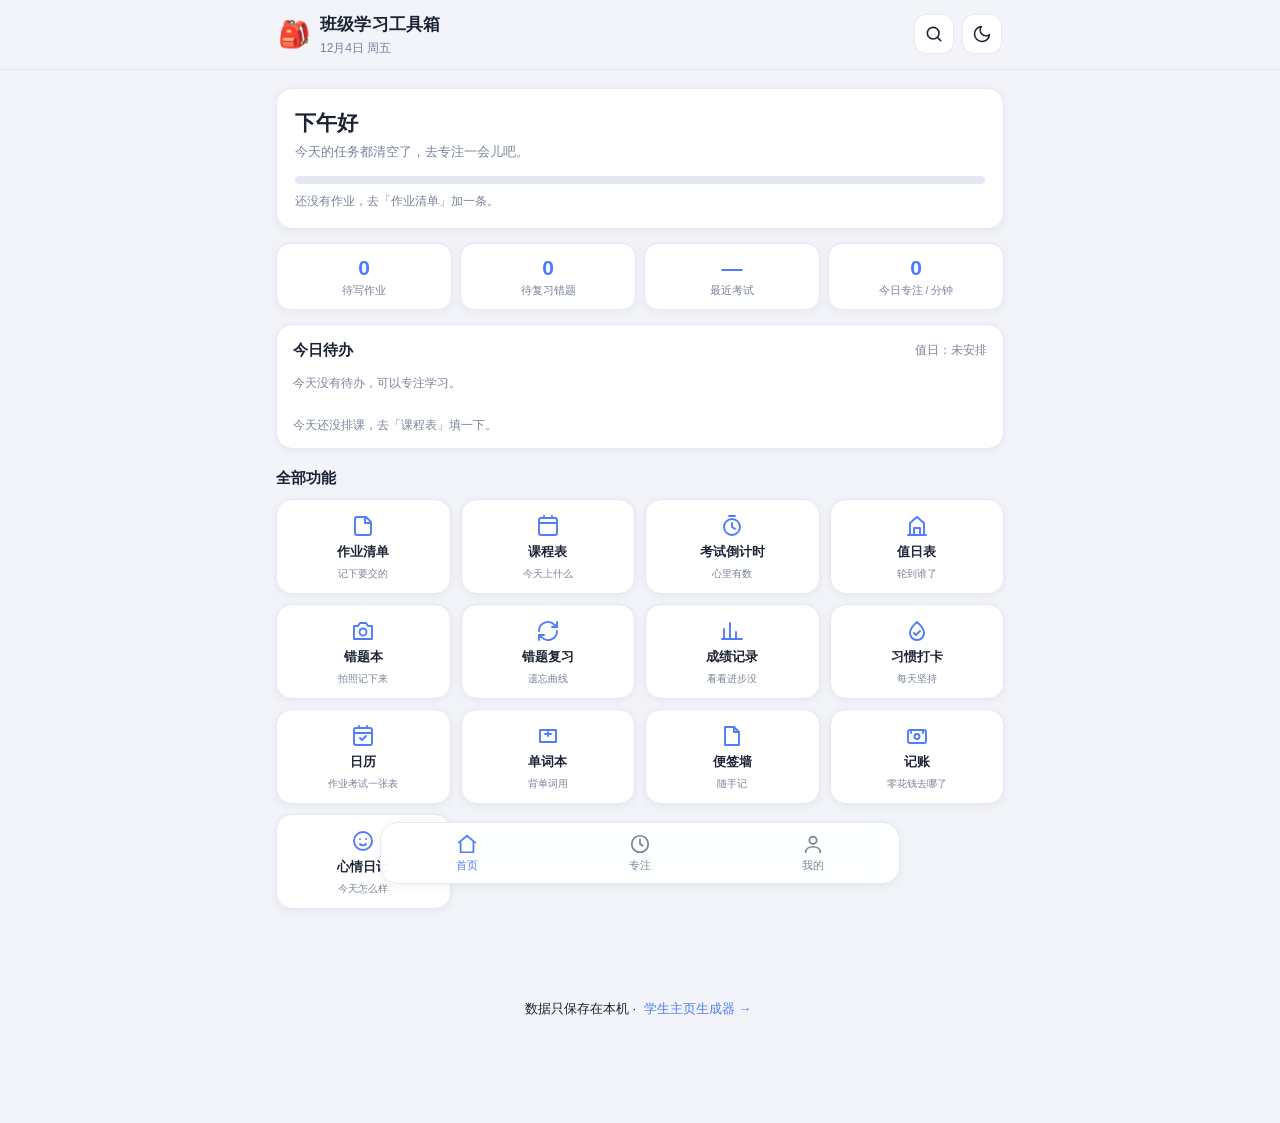
<file: index.html>
<!DOCTYPE html>
<html lang="zh-CN">
<head>
<meta charset="UTF-8">
<meta name="viewport" content="width=device-width, initial-scale=1.0, viewport-fit=cover">
<meta name="theme-color" content="#4f7cff">
<meta name="description" content="班级学习工具箱：作业、课程表、考试倒计时、值日、错题复习、番茄钟、成绩记录、习惯打卡，数据只存在本机。">
<title>班级学习工具箱</title>
<link rel="icon" href="data:image/svg+xml,<svg xmlns='http://www.w3.org/2000/svg' viewBox='0 0 100 100'><text y='.9em' font-size='90'>🎒</text></svg>">
<link rel="manifest" href="manifest.json">
<link rel="stylesheet" href="style.css?v=5">
</head>
<body>

<header class="topbar">
  <div class="topbar-inner">
    <button class="icon-btn back-btn" id="backBtn" type="button" aria-label="返回首页" hidden>
      <svg viewBox="0 0 24 24" aria-hidden="true"><path d="M15 18l-6-6 6-6"/></svg>
    </button>
    <div class="brand">
      <span class="brand-logo">🎒</span>
      <div>
        <h1 id="viewTitle">班级学习工具箱</h1>
        <p class="brand-sub" id="todayText">今天</p>
      </div>
    </div>
    <div class="topbar-actions">
      <button class="icon-btn" id="searchBtn" type="button" aria-label="搜索">
        <svg viewBox="0 0 24 24" aria-hidden="true"><circle cx="11" cy="11" r="7"/><path d="m20 20-3.5-3.5"/></svg>
      </button>
      <button class="icon-btn" id="themeBtn" type="button" aria-label="切换深色模式">
        <svg viewBox="0 0 24 24" aria-hidden="true"><path d="M21 12.8A9 9 0 1 1 11.2 3a7 7 0 0 0 9.8 9.8Z"/></svg>
      </button>
    </div>
  </div>
</header>

<!-- 全局搜索弹层 -->
<div class="search-overlay" id="searchOverlay" hidden>
  <div class="search-box card">
    <input class="input" id="searchInput" placeholder="搜索作业、错题、单词、便签、账目…" maxlength="40">
    <button class="icon-btn" id="searchClose" type="button" aria-label="关闭">
      <svg viewBox="0 0 24 24" aria-hidden="true"><path d="M18 6 6 18"/><path d="m6 6 12 12"/></svg>
    </button>
  </div>
  <div class="search-results" id="searchResults"></div>
</div>

<main class="wrap">

  <!-- ========== 首页 ========== -->
  <section class="view" id="view-home">
    <div class="card hero">
      <p class="hero-hi" id="heroHi">你好</p>
      <p class="hero-sub" id="heroTip">今天也要加油。</p>
      <div class="hero-progress"><span id="heroProgressBar"></span></div>
      <p class="hero-progress-text" id="heroProgressText"></p>
    </div>

    <div class="stat-grid">
      <button class="stat-card" data-go="homework" type="button">
        <span class="stat-num" id="statHw">0</span>
        <span class="stat-label">待写作业</span>
      </button>
      <button class="stat-card" data-go="review" type="button">
        <span class="stat-num" id="statReview">0</span>
        <span class="stat-label">待复习错题</span>
      </button>
      <button class="stat-card" data-go="exam" type="button">
        <span class="stat-num" id="statExam">—</span>
        <span class="stat-label" id="statExamLabel">最近考试</span>
      </button>
      <button class="stat-card" data-go="focus" type="button">
        <span class="stat-num" id="statFocus">0</span>
        <span class="stat-label">今日专注 / 分钟</span>
      </button>
    </div>

    <div class="card today-card">
      <div class="card-head">
        <h3>今日待办</h3>
        <span class="muted" id="todayDuty">值日：未安排</span>
      </div>
      <div class="today-list" id="todayList"></div>
      <div class="today-classes" id="todayClasses"></div>
    </div>

    <h3 class="section-title">全部功能</h3>
    <div class="feature-grid">
      <button class="feature" data-go="homework" type="button">
        <svg viewBox="0 0 24 24" aria-hidden="true"><path d="M4 5a2 2 0 0 1 2-2h9l5 5v11a2 2 0 0 1-2 2H6a2 2 0 0 1-2-2Z"/><path d="M14 3v6h6"/></svg>
        <span>作业清单</span><em>记下要交的</em>
      </button>
      <button class="feature" data-go="schedule" type="button">
        <svg viewBox="0 0 24 24" aria-hidden="true"><rect x="3" y="4" width="18" height="17" rx="2"/><path d="M3 9h18M8 4V2m8 2V2"/></svg>
        <span>课程表</span><em>今天上什么</em>
      </button>
      <button class="feature" data-go="exam" type="button">
        <svg viewBox="0 0 24 24" aria-hidden="true"><circle cx="12" cy="13" r="8"/><path d="M12 9v4l3 2"/><path d="M9 2h6"/></svg>
        <span>考试倒计时</span><em>心里有数</em>
      </button>
      <button class="feature" data-go="duty" type="button">
        <svg viewBox="0 0 24 24" aria-hidden="true"><path d="M3 21h18"/><path d="M5 21V9l7-6 7 6v12"/><path d="M9 21v-7h6v7"/></svg>
        <span>值日表</span><em>轮到谁了</em>
      </button>
      <button class="feature" data-go="mistake" type="button">
        <svg viewBox="0 0 24 24" aria-hidden="true"><path d="M3 7h4l2-3h6l2 3h4v13H3Z"/><circle cx="12" cy="13" r="3.5"/></svg>
        <span>错题本</span><em>拍照记下来</em>
      </button>
      <button class="feature" data-go="review" type="button">
        <svg viewBox="0 0 24 24" aria-hidden="true"><path d="M3 12a9 9 0 0 1 15.5-6.2L21 8"/><path d="M21 3v5h-5"/><path d="M21 12a9 9 0 0 1-15.5 6.2L3 16"/><path d="M3 21v-5h5"/></svg>
        <span>错题复习</span><em>遗忘曲线</em>
      </button>
      <button class="feature" data-go="grades" type="button">
        <svg viewBox="0 0 24 24" aria-hidden="true"><path d="M4 20V10m6 10V4m6 16v-7"/><path d="M2 20h20"/></svg>
        <span>成绩记录</span><em>看看进步没</em>
      </button>
      <button class="feature" data-go="habit" type="button">
        <svg viewBox="0 0 24 24" aria-hidden="true"><path d="M12 21c-4 0-7-3-7-7 0-5 7-11 7-11s7 6 7 11c0 4-3 7-7 7Z"/><path d="M9 14l2 2 4-4"/></svg>
        <span>习惯打卡</span><em>每天坚持</em>
      </button>
      <button class="feature" data-go="calendar" type="button">
        <svg viewBox="0 0 24 24" aria-hidden="true"><rect x="3" y="4" width="18" height="17" rx="2"/><path d="M3 9h18M8 4V2m8 2V2"/><path d="m9 14 2 2 4-4"/></svg>
        <span>日历</span><em>作业考试一张表</em>
      </button>
      <button class="feature" data-go="words" type="button">
        <svg viewBox="0 0 24 24" aria-hidden="true"><path d="M4 6h16v12H4z"/><path d="M9 10h6m-3-2v4"/></svg>
        <span>单词本</span><em>背单词用</em>
      </button>
      <button class="feature" data-go="notes" type="button">
        <svg viewBox="0 0 24 24" aria-hidden="true"><path d="M5 3h9l5 5v13H5z"/><path d="M14 3v5h5"/></svg>
        <span>便签墙</span><em>随手记</em>
      </button>
      <button class="feature" data-go="money" type="button">
        <svg viewBox="0 0 24 24" aria-hidden="true"><rect x="3" y="6" width="18" height="13" rx="2"/><circle cx="12" cy="12.5" r="2.5"/><path d="M6 9V7m12 2V7"/></svg>
        <span>记账</span><em>零花钱去哪了</em>
      </button>
      <button class="feature" data-go="mood" type="button">
        <svg viewBox="0 0 24 24" aria-hidden="true"><circle cx="12" cy="12" r="9"/><path d="M9 10h.01M15 10h.01M9 15a4 4 0 0 0 6 0"/></svg>
        <span>心情日记</span><em>今天怎么样</em>
      </button>
    </div>
  </section>

  <!-- ========== 作业 ========== -->
  <section class="view" id="view-homework" hidden>
    <div class="panel-head">
      <h2>作业清单</h2>
      <p class="panel-desc">记下要交的作业，做完划掉。</p>
    </div>

    <form class="card form" id="hwForm" autocomplete="off">
      <div class="row">
        <input class="input" id="hwSubject" list="subjectList" placeholder="科目（数学）" maxlength="12">
        <input class="input grow" id="hwTitle" placeholder="作业内容，如：练习册 P32" maxlength="60" required>
      </div>
      <div class="row">
        <input class="input" id="hwDue" type="date" aria-label="截止日期">
        <button class="btn primary" type="submit">添加作业</button>
      </div>
      <datalist id="subjectList">
        <option>语文</option><option>数学</option><option>英语</option>
        <option>物理</option><option>化学</option><option>生物</option>
        <option>历史</option><option>地理</option><option>道法</option><option>其他</option>
      </datalist>
    </form>

    <div class="stats" id="hwStats"></div>
    <div class="hw-progress" id="hwProgress" hidden><span id="hwProgressBar"></span></div>
    <ul class="list" id="hwList"></ul>
    <div class="empty" id="hwEmpty" hidden>
      <span class="empty-emoji">📚</span>
      <p>还没有作业，先加一条吧。</p>
    </div>
  </section>

  <!-- ========== 课程表 ========== -->
  <section class="view" id="view-schedule" hidden>
    <div class="panel-head">
      <h2>课程表</h2>
      <p class="panel-desc">选星期几，按顺序填课，自动保存。</p>
    </div>
    <div class="week-switch" id="scheduleWeek"></div>
    <div class="schedule-day" id="scheduleDay"></div>
    <button class="btn add-line" id="scheduleAdd" type="button">+ 加一节课</button>
    <p class="hint">今天会上：<strong id="scheduleTodayText">—</strong></p>
  </section>

  <!-- ========== 值日 ========== -->
  <section class="view" id="view-duty" hidden>
    <div class="panel-head">
      <h2>值日表</h2>
      <p class="panel-desc">点一下就能改，谁值日一目了然。</p>
    </div>
    <div class="duty-grid" id="dutyGrid"></div>
    <p class="hint">今日值日：<strong id="dutyToday">未安排</strong></p>
  </section>

  <!-- ========== 考试 ========== -->
  <section class="view" id="view-exam" hidden>
    <div class="panel-head">
      <h2>考试倒计时</h2>
      <p class="panel-desc">离考试还有几天，心里有个数。</p>
    </div>

    <form class="card form" id="examForm" autocomplete="off">
      <div class="row">
        <input class="input grow" id="examName" placeholder="考试名称，如：期中数学" maxlength="30" required>
        <input class="input" id="examDate" type="date" required aria-label="考试日期">
        <button class="btn primary" type="submit">添加</button>
      </div>
    </form>

    <div class="exam-list" id="examList"></div>
    <div class="empty" id="examEmpty" hidden>
      <span class="empty-emoji">⏳</span>
      <p>还没有考试安排。</p>
    </div>
  </section>

  <!-- ========== 错题 ========== -->
  <section class="view" id="view-mistake" hidden>
    <div class="panel-head">
      <h2>错题本</h2>
      <p class="panel-desc">拍下题目，写上错因，考前翻一翻。</p>
    </div>

    <form class="card form" id="mistakeForm" autocomplete="off">
      <label class="upload" id="uploadBox">
        <input type="file" id="mistakeFile" accept="image/*" hidden>
        <img id="mistakePreview" alt="预览" hidden>
        <span class="upload-tip" id="uploadTip">📷 选择题目照片</span>
      </label>
      <div class="row">
        <input class="input" id="mistakeSubject" list="subjectList" placeholder="科目" maxlength="12">
        <input class="input grow" id="mistakeNote" placeholder="错因 / 正确思路" maxlength="80">
      </div>
      <button class="btn primary" type="submit" id="mistakeSubmit">保存错题</button>
    </form>

    <div class="mistake-grid" id="mistakeGrid"></div>
    <div class="empty" id="mistakeEmpty" hidden>
      <span class="empty-emoji">📝</span>
      <p>错题本还是空的。</p>
    </div>
  </section>

  <!-- ========== 复习 ========== -->
  <section class="view" id="view-review" hidden>
    <div class="panel-head">
      <h2>错题复习</h2>
      <p class="panel-desc">按遗忘曲线提醒，复习一次就往后推几天。</p>
    </div>

    <div class="stats" id="reviewStats"></div>
    <div class="review-stage" id="reviewStage"></div>

    <div class="review-done" id="reviewDone" hidden>
      <span class="empty-emoji">🎉</span>
      <h3>今天的错题复习完了</h3>
      <p id="reviewDoneText">明天再来。</p>
    </div>

    <div class="empty" id="reviewEmpty" hidden>
      <span class="empty-emoji">🌱</span>
      <p>还没有错题。先去「错题本」记一道。</p>
    </div>
  </section>

  <!-- ========== 专注 ========== -->
  <section class="view" id="view-focus" hidden>
    <div class="panel-head">
      <h2>专注计时</h2>
      <p class="panel-desc">定个时间，专心做完一件事。</p>
    </div>

    <div class="card focus-card">
      <div class="focus-modes" id="focusModes">
        <button type="button" data-min="15">15 分钟</button>
        <button type="button" data-min="25" class="active">25 分钟</button>
        <button type="button" data-min="45">45 分钟</button>
      </div>

      <div class="focus-ring">
        <svg viewBox="0 0 200 200" aria-hidden="true">
          <circle class="ring-bg" cx="100" cy="100" r="86"/>
          <circle class="ring-fg" id="ringFg" cx="100" cy="100" r="86"/>
        </svg>
        <div class="focus-time">
          <span id="focusTime">25:00</span>
          <em id="focusState">准备开始</em>
        </div>
      </div>

      <div class="focus-actions">
        <button class="btn primary" id="focusToggle" type="button">开始专注</button>
        <button class="btn ghost" id="focusReset" type="button">重置</button>
      </div>
    </div>

    <div class="stats" id="focusStats"></div>
    <ul class="list" id="focusLog"></ul>
  </section>

  <!-- ========== 成绩 ========== -->
  <section class="view" id="view-grades" hidden>
    <div class="panel-head">
      <h2>成绩记录</h2>
      <p class="panel-desc">每次考试记一笔，看看自己是不是在进步。</p>
    </div>

    <form class="card form" id="gradeForm" autocomplete="off">
      <div class="row">
        <input class="input" id="gradeSubject" list="subjectList" placeholder="科目" maxlength="12" required>
        <input class="input grow" id="gradeName" placeholder="考试名称，如：期中" maxlength="20" required>
      </div>
      <div class="row">
        <input class="input" id="gradeScore" type="number" min="0" step="0.5" placeholder="得分" required>
        <input class="input" id="gradeFull" type="number" min="1" step="1" placeholder="满分" value="100" required>
        <input class="input" id="gradeDate" type="date" required aria-label="考试日期">
        <button class="btn primary" type="submit">添加</button>
      </div>
    </form>

    <div class="stats" id="gradeStats"></div>
    <div class="card chart-card" id="chartCard" hidden>
      <h3>得分率走势</h3>
      <canvas id="gradeChart" height="180"></canvas>
    </div>
    <ul class="list" id="gradeList"></ul>
    <div class="empty" id="gradeEmpty" hidden>
      <span class="empty-emoji">📈</span>
      <p>还没有成绩记录。</p>
    </div>
  </section>

  <!-- ========== 打卡 ========== -->
  <section class="view" id="view-habit" hidden>
    <div class="panel-head">
      <h2>习惯打卡</h2>
      <p class="panel-desc">背单词、阅读、运动，每天坚持一点点。</p>
    </div>

    <form class="card form" id="habitForm" autocomplete="off">
      <div class="row">
        <input class="input grow" id="habitName" placeholder="比如：背 20 个单词" maxlength="20" required>
        <button class="btn primary" type="submit">添加</button>
      </div>
    </form>

    <ul class="list" id="habitList"></ul>
    <div class="empty" id="habitEmpty" hidden>
      <span class="empty-emoji">🌱</span>
      <p>先添加一个想坚持的习惯。</p>
    </div>
  </section>

  <!-- ========== 设置 ========== -->
  <section class="view" id="view-settings" hidden>
    <div class="panel-head">
      <h2>我的</h2>
      <p class="panel-desc">数据都在你自己的浏览器里，记得定期备份。</p>
    </div>

    <div class="card settings-card">
      <h3>数据备份</h3>
      <p class="muted">导出成一个文件，换手机或清缓存前用得上。</p>
      <div class="row">
        <button class="btn primary" id="exportData" type="button">导出全部数据</button>
        <label class="btn ghost file-btn">
          导入备份
          <input type="file" id="importData" accept="application/json,.json" hidden>
        </label>
      </div>
    </div>

    <div class="card settings-card">
      <h3>更多</h3>
      <a class="settings-link" href="home/">学生主页生成器 →</a>
      <p class="muted">版本 v5 · 纯静态网页，无需注册，离线可用。</p>
    </div>

    <div class="card settings-card danger-zone">
      <h3>清空数据</h3>
      <p class="muted">删掉本机上的全部记录，不可恢复。</p>
      <button class="btn danger" id="wipeData" type="button">全部清空</button>
    </div>
  </section>

  <!-- ========== 日历 ========== -->
  <section class="view" id="view-calendar" hidden>
    <div class="panel-head">
      <h2>日历</h2>
      <p class="panel-desc">作业、考试、值日，一张日历看全。</p>
    </div>

    <div class="cal-nav">
      <button class="icon-btn" id="calPrev" type="button" aria-label="上个月">
        <svg viewBox="0 0 24 24" aria-hidden="true"><path d="M15 18l-6-6 6-6"/></svg>
      </button>
      <span class="cal-title" id="calTitle">—</span>
      <button class="icon-btn" id="calNext" type="button" aria-label="下个月">
        <svg viewBox="0 0 24 24" aria-hidden="true"><path d="M9 18l6-6-6-6"/></svg>
      </button>
    </div>

    <div class="cal-weekdays">
      <span>一</span><span>二</span><span>三</span><span>四</span><span>五</span><span>六</span><span>日</span>
    </div>
    <div class="cal-grid" id="calGrid"></div>

    <div class="cal-detail card" id="calDetail" hidden>
      <div class="card-head"><h3 id="calDetailTitle">—</h3></div>
      <div class="cal-detail-body" id="calDetailBody"></div>
    </div>
  </section>

  <!-- ========== 单词本 ========== -->
  <section class="view" id="view-words" hidden>
    <div class="panel-head">
      <h2>单词本</h2>
      <p class="panel-desc">记下要背的单词，复习模式翻卡片。</p>
    </div>

    <form class="card form" id="wordForm" autocomplete="off">
      <div class="row">
        <input class="input grow" id="wordTerm" placeholder="单词" maxlength="30" required>
        <input class="input grow" id="wordDef" placeholder="释义" maxlength="60" required>
        <button class="btn primary" type="submit">添加</button>
      </div>
    </form>

    <div class="stats" id="wordStats"></div>

    <div class="word-review card" id="wordReview" hidden>
      <p class="word-card-term" id="wordReviewTerm">—</p>
      <p class="word-card-def" id="wordReviewDef" hidden>—</p>
      <div class="review-actions">
        <button class="btn ghost" id="wordShow" type="button">看答案</button>
        <button class="btn primary" id="wordKnow" type="button">记住了</button>
      </div>
      <p class="hint" id="wordReviewCount">—</p>
    </div>

    <ul class="list" id="wordList"></ul>
    <div class="empty" id="wordEmpty" hidden>
      <span class="empty-emoji">🔤</span>
      <p>还没有单词，先加几个。</p>
    </div>
  </section>

  <!-- ========== 便签墙 ========== -->
  <section class="view" id="view-notes" hidden>
    <div class="panel-head">
      <h2>便签墙</h2>
      <p class="panel-desc">想到什么随手记。</p>
    </div>

    <form class="card form" id="noteForm" autocomplete="off">
      <div class="row">
        <input class="input grow" id="noteTitle" placeholder="标题（可选）" maxlength="20">
        <input class="input" id="noteColor" type="color" value="#ffe08a" aria-label="颜色">
      </div>
      <textarea class="input" id="noteBody" rows="2" placeholder="写点什么……" maxlength="200"></textarea>
      <button class="btn primary" type="submit">添加便签</button>
    </form>

    <div class="note-wall" id="noteWall"></div>
    <div class="empty" id="noteEmpty" hidden>
      <span class="empty-emoji">📝</span>
      <p>便签墙是空的。</p>
    </div>
  </section>

  <!-- ========== 记账 ========== -->
  <section class="view" id="view-money" hidden>
    <div class="panel-head">
      <h2>记账</h2>
      <p class="panel-desc">零花钱去哪了，记一笔就知道。</p>
    </div>

    <div class="money-summary">
      <div class="money-card income">
        <span>本月收入</span>
        <b id="moneyIncome">0</b>
      </div>
      <div class="money-card expense">
        <span>本月支出</span>
        <b id="moneyExpense">0</b>
      </div>
      <div class="money-card balance">
        <span>结余</span>
        <b id="moneyBalance">0</b>
      </div>
    </div>

    <form class="card form" id="moneyForm" autocomplete="off">
      <div class="row">
        <div class="money-type">
          <label><input type="radio" name="moneyType" value="expense" checked> 支出</label>
          <label><input type="radio" name="moneyType" value="income"> 收入</label>
        </div>
        <input class="input" id="moneyAmount" type="number" step="0.01" placeholder="金额" required>
        <input class="input grow" id="moneyNote" placeholder="备注，如：买文具" maxlength="16">
      </div>
      <div class="row">
        <input class="input" id="moneyDate" type="date" required aria-label="日期">
        <button class="btn primary" type="submit">记一笔</button>
      </div>
    </form>

    <ul class="list" id="moneyList"></ul>
    <div class="empty" id="moneyEmpty" hidden>
      <span class="empty-emoji">💰</span>
      <p>还没有账目。</p>
    </div>
  </section>

  <!-- ========== 心情日记 ========== -->
  <section class="view" id="view-mood" hidden>
    <div class="panel-head">
      <h2>心情日记</h2>
      <p class="panel-desc">每天一句话，记下今天的心情。</p>
    </div>

    <div class="mood-today card">
      <p class="muted" id="moodTodayLabel">今天</p>
      <div class="mood-emojis" id="moodEmojis"></div>
      <textarea class="input" id="moodText" rows="2" placeholder="今天发生了什么……" maxlength="120"></textarea>
      <button class="btn primary" id="moodSave" type="button">保存今天的心情</button>
    </div>

    <div class="mood-stats" id="moodStats"></div>

    <ul class="list" id="moodList"></ul>
    <div class="empty" id="moodEmpty" hidden>
      <span class="empty-emoji">💭</span>
      <p>还没有写过心情日记。</p>
    </div>
  </section>

</main>

<nav class="tabbar" aria-label="主导航">
  <button class="tab active" data-tab="home" type="button">
    <svg viewBox="0 0 24 24" aria-hidden="true"><path d="M3 10.5 12 3l9 7.5"/><path d="M5 10v11h14V10"/></svg>
    <span>首页</span>
  </button>
  <button class="tab" data-tab="focus" type="button">
    <svg viewBox="0 0 24 24" aria-hidden="true"><circle cx="12" cy="12" r="9"/><path d="M12 7v5l3 2"/></svg>
    <span>专注</span>
  </button>
  <button class="tab" data-tab="settings" type="button">
    <svg viewBox="0 0 24 24" aria-hidden="true"><circle cx="12" cy="8" r="4"/><path d="M4 21c0-4 4-6 8-6s8 2 8 6"/></svg>
    <span>我的</span>
  </button>
</nav>

<footer class="site-foot">
  数据只保存在本机 · <a href="home/">学生主页生成器 →</a>
</footer>

<div class="toast" id="toast" role="status" aria-live="polite"></div>

<script src="app.js?v=5" defer></script>
</body>
</html>
</file>
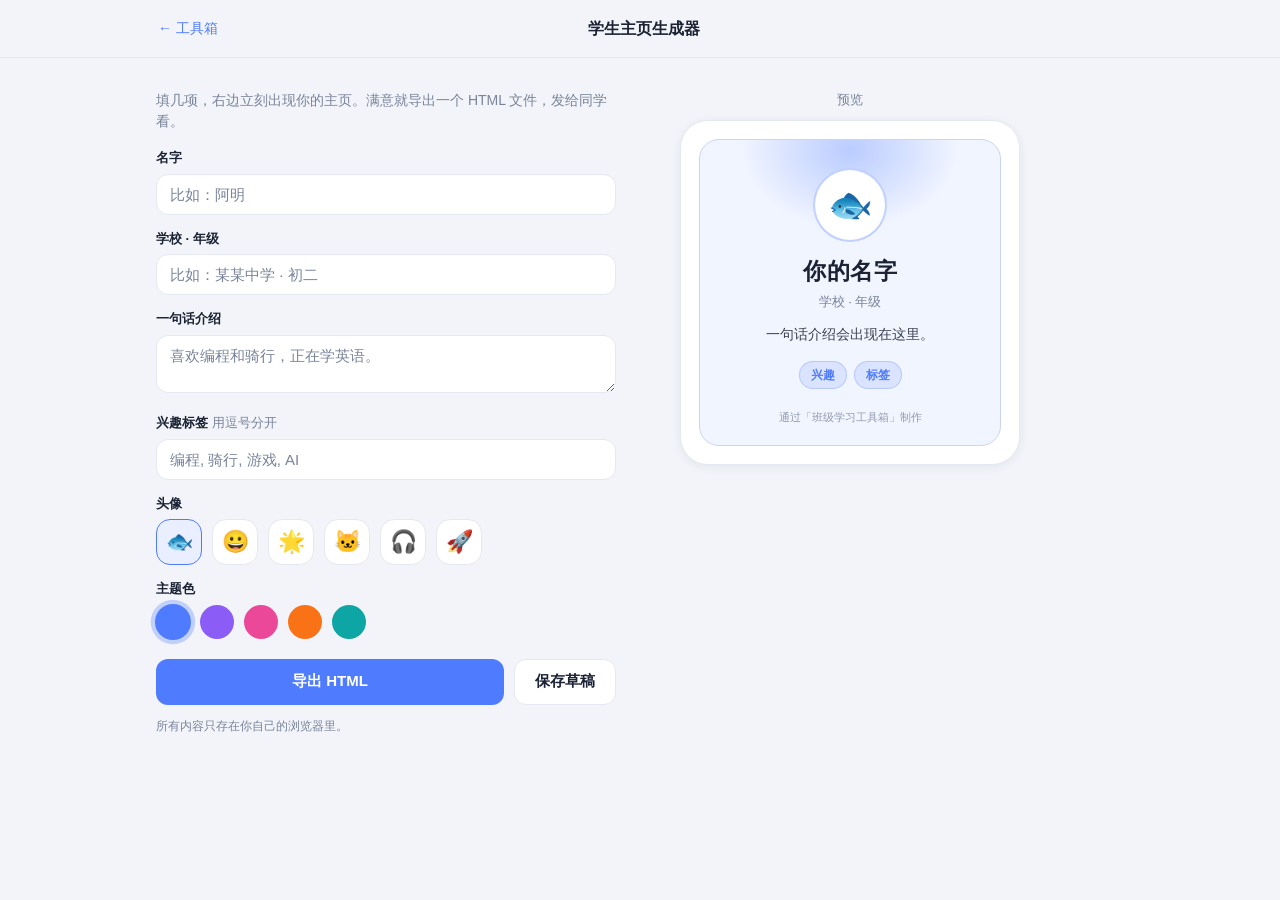
<file: home/index.html>
<!DOCTYPE html>
<html lang="zh-CN">
<head>
<meta charset="UTF-8">
<meta name="viewport" content="width=device-width, initial-scale=1.0, viewport-fit=cover">
<meta name="theme-color" content="#4f7cff">
<title>学生主页生成器</title>
<link rel="icon" href="data:image/svg+xml,<svg xmlns='http://www.w3.org/2000/svg' viewBox='0 0 100 100'><text y='.9em' font-size='90'>✨</text></svg>">
<link rel="stylesheet" href="style.css?v=1">
</head>
<body>

<header class="topbar">
  <div class="topbar-inner">
    <a class="back" href="../">← 工具箱</a>
    <h1>学生主页生成器</h1>
    <span class="spacer"></span>
  </div>
</header>

<main class="layout">

  <section class="editor">
    <p class="lead">填几项，右边立刻出现你的主页。满意就导出一个 HTML 文件，发给同学看。</p>

    <form id="form" autocomplete="off">
      <label class="field">
        <span>名字</span>
        <input class="input" id="name" maxlength="10" placeholder="比如：阿明">
      </label>

      <label class="field">
        <span>学校 · 年级</span>
        <input class="input" id="school" maxlength="20" placeholder="比如：某某中学 · 初二">
      </label>

      <label class="field">
        <span>一句话介绍</span>
        <textarea class="input" id="intro" maxlength="60" rows="2" placeholder="喜欢编程和骑行，正在学英语。"></textarea>
      </label>

      <label class="field">
        <span>兴趣标签 <em>用逗号分开</em></span>
        <input class="input" id="tags" maxlength="40" placeholder="编程, 骑行, 游戏, AI">
      </label>

      <div class="field">
        <span>头像</span>
        <div class="emoji-row" id="emojiRow">
          <button type="button" class="emoji-btn active" data-emoji="🐟">🐟</button>
          <button type="button" class="emoji-btn" data-emoji="😀">😀</button>
          <button type="button" class="emoji-btn" data-emoji="🌟">🌟</button>
          <button type="button" class="emoji-btn" data-emoji="🐱">🐱</button>
          <button type="button" class="emoji-btn" data-emoji="🎧">🎧</button>
          <button type="button" class="emoji-btn" data-emoji="🚀">🚀</button>
        </div>
      </div>

      <div class="field">
        <span>主题色</span>
        <div class="color-row" id="colorRow">
          <button type="button" class="color-btn active" data-color="#4f7cff" style="--c:#4f7cff"></button>
          <button type="button" class="color-btn" data-color="#8b5cf6" style="--c:#8b5cf6"></button>
          <button type="button" class="color-btn" data-color="#ec4899" style="--c:#ec4899"></button>
          <button type="button" class="color-btn" data-color="#f97316" style="--c:#f97316"></button>
          <button type="button" class="color-btn" data-color="#0ea5a5" style="--c:#0ea5a5"></button>
        </div>
      </div>

      <div class="actions">
        <button type="button" class="btn primary" id="exportBtn">导出 HTML</button>
        <button type="button" class="btn" id="saveBtn">保存草稿</button>
      </div>
      <p class="tip" id="tip">所有内容只存在你自己的浏览器里。</p>
    </form>
  </section>

  <section class="preview-wrap">
    <p class="preview-label">预览</p>
    <div class="phone">
      <div class="phone-card" id="card">
        <div class="card-glow"></div>
        <div class="avatar" id="avatar">🐟</div>
        <h2 class="p-name" id="pName">你的名字</h2>
        <p class="p-school" id="pSchool">学校 · 年级</p>
        <p class="p-intro" id="pIntro">一句话介绍会出现在这里。</p>
        <div class="p-tags" id="pTags"></div>
        <p class="p-foot">通过「班级学习工具箱」制作</p>
      </div>
    </div>
  </section>

</main>

<div class="toast" id="toast" role="status" aria-live="polite"></div>

<script src="app.js?v=1" defer></script>
</body>
</html>
</file>
<file: style.css>
:root {
  --bg: #f2f4f9;
  --card: #ffffff;
  --card-2: #f7f8fc;
  --text: #1b2233;
  --muted: #79839a;
  --line: #e5e8f0;
  --primary: #4f7cff;
  --primary-soft: #eaf0ff;
  --danger: #e5484d;
  --danger-soft: #fdecec;
  --ok: #17a673;
  --ok-soft: #e7f7f0;
  --shadow: 0 2px 10px rgba(24, 39, 75, .06);
  --radius: 16px;
}

body.dark {
  --bg: #0e1320;
  --card: #171e2e;
  --card-2: #1d2536;
  --text: #e8edf8;
  --muted: #98a3ba;
  --line: #273149;
  --primary: #6c93ff;
  --primary-soft: #1e2b4d;
  --danger: #ff6b6f;
  --danger-soft: #3a1f24;
  --ok: #3ddc97;
  --ok-soft: #163328;
  --shadow: 0 2px 14px rgba(0, 0, 0, .35);
}

* { box-sizing: border-box; }

[hidden] { display: none !important; }

html { -webkit-text-size-adjust: 100%; }

body {
  margin: 0;
  padding-bottom: calc(78px + env(safe-area-inset-bottom));
  background: var(--bg);
  color: var(--text);
  font-family: -apple-system, BlinkMacSystemFont, "PingFang SC", "Microsoft YaHei", "Segoe UI", sans-serif;
  font-size: 15px;
  line-height: 1.5;
  transition: background .2s, color .2s;
}

svg { width: 20px; height: 20px; fill: none; stroke: currentColor; stroke-width: 1.9; stroke-linecap: round; stroke-linejoin: round; }

/* ---------- 顶栏 ---------- */
.topbar {
  position: sticky;
  top: 0;
  z-index: 20;
  background: color-mix(in srgb, var(--bg) 88%, transparent);
  backdrop-filter: blur(12px);
  border-bottom: 1px solid var(--line);
}
.topbar-inner {
  max-width: 760px;
  margin: 0 auto;
  padding: 12px 18px;
  display: flex;
  align-items: center;
  justify-content: space-between;
  gap: 12px;
}
.brand { display: flex; align-items: center; gap: 10px; min-width: 0; }
.brand-logo { font-size: 26px; line-height: 1; }
.brand h1 { margin: 0; font-size: 17px; font-weight: 700; letter-spacing: .2px; }
.brand-sub { margin: 1px 0 0; font-size: 12px; color: var(--muted); }

.icon-btn {
  width: 40px; height: 40px;
  display: grid; place-items: center;
  border: 1px solid var(--line);
  border-radius: 12px;
  background: var(--card);
  color: var(--text);
  cursor: pointer;
  flex: 0 0 auto;
}
.icon-btn:active { transform: scale(.94); }

.topbar-actions { display: flex; gap: 8px; }

/* ---------- 搜索弹层 ---------- */
.search-overlay {
  position: fixed;
  inset: 0;
  z-index: 60;
  background: var(--bg);
  padding: 12px 14px;
  display: flex;
  flex-direction: column;
  gap: 14px;
  animation: slideUp .25s ease both;
}
.search-box {
  display: flex;
  gap: 10px;
  align-items: center;
  padding: 10px 12px;
}
.search-box .input { flex: 1 1 auto; width: auto; }
.search-results { flex: 1 1 auto; overflow-y: auto; display: flex; flex-direction: column; gap: 8px; }
.search-group-title { font-size: 12px; color: var(--muted); padding: 4px 4px; }
.search-item {
  display: flex; align-items: center; gap: 12px;
  padding: 12px 14px;
  background: var(--card);
  border: 1px solid var(--line);
  border-radius: 12px;
  cursor: pointer;
}
.search-item:active { background: var(--card-2); }
.search-item .si-icon { font-size: 20px; flex: 0 0 auto; }
.search-item .si-body { flex: 1 1 auto; min-width: 0; }
.search-item .si-title { font-size: 14px; font-weight: 600; word-break: break-word; }
.search-item .si-sub { font-size: 12px; color: var(--muted); margin-top: 2px; word-break: break-word; }
.search-empty { text-align: center; padding: 60px 20px; color: var(--muted); }

/* ---------- 今日待办 ---------- */
.today-list { display: flex; flex-direction: column; gap: 8px; margin-bottom: 12px; }
.today-item {
  width: 100%;
  text-align: left;
  padding: 11px 13px;
  border: 1px solid var(--line);
  border-radius: 11px;
  background: var(--card-2);
  color: var(--text);
  font-size: 14px;
  font-family: inherit;
  cursor: pointer;
  transition: background .15s;
}
.today-item:active { background: var(--primary-soft); }
.today-item.urgent { border-color: var(--danger); background: var(--danger-soft); color: var(--danger); }

/* ---------- 大屏 ---------- */
.wrap { max-width: 760px; margin: 0 auto; padding: 18px 16px 8px; }

.panel-head { margin-bottom: 14px; }
.panel-head h2 { margin: 0 0 4px; font-size: 22px; letter-spacing: .3px; }
.panel-desc { margin: 0; color: var(--muted); font-size: 13px; }

.card {
  background: var(--card);
  border: 1px solid var(--line);
  border-radius: var(--radius);
  box-shadow: var(--shadow);
}

/* ---------- 表单 ---------- */
.form { padding: 14px; display: flex; flex-direction: column; gap: 10px; margin-bottom: 16px; }
.row { display: flex; gap: 10px; }
.row > .grow { flex: 1 1 auto; min-width: 0; }

.input {
  min-width: 0;
  width: 118px;
  flex: 0 0 auto;
  padding: 11px 13px;
  border: 1px solid var(--line);
  border-radius: 11px;
  background: var(--card-2);
  color: var(--text);
  font-size: 15px;
  font-family: inherit;
  transition: border-color .15s, box-shadow .15s;
}
.input::placeholder { color: var(--muted); }
.input:focus {
  outline: none;
  border-color: var(--primary);
  box-shadow: 0 0 0 3px var(--primary-soft);
}
input[type="date"].input { width: 148px; padding-right: 8px; }

.btn {
  min-height: 44px;
  padding: 0 18px;
  border: 1px solid var(--line);
  border-radius: 11px;
  background: var(--card-2);
  color: var(--text);
  font-size: 15px;
  font-family: inherit;
  font-weight: 600;
  cursor: pointer;
  flex: 0 0 auto;
  transition: transform .12s, filter .15s;
}
.btn.primary { background: var(--primary); border-color: transparent; color: #fff; }
.btn:active { transform: scale(.97); }
.btn:disabled { opacity: .55; cursor: not-allowed; }

/* ---------- 统计条 ---------- */
.stats { display: flex; gap: 8px; flex-wrap: wrap; margin-bottom: 12px; font-size: 13px; color: var(--muted); }
.chip {
  padding: 5px 11px;
  border-radius: 999px;
  background: var(--card);
  border: 1px solid var(--line);
}
.chip b { color: var(--text); }
.chip.urgent { background: var(--danger-soft); border-color: transparent; color: var(--danger); }
.chip.urgent b { color: var(--danger); }
.chip.done { background: var(--ok-soft); border-color: transparent; color: var(--ok); }
.chip.done b { color: var(--ok); }

/* ---------- 作业列表 ---------- */
.list { list-style: none; margin: 0; padding: 0; display: flex; flex-direction: column; gap: 10px; }

.hw-item {
  display: flex;
  align-items: flex-start;
  gap: 12px;
  padding: 14px;
  background: var(--card);
  border: 1px solid var(--line);
  border-radius: 14px;
  box-shadow: var(--shadow);
}
.hw-item.overdue { border-color: color-mix(in srgb, var(--danger) 45%, var(--line)); }
.hw-item.done { opacity: .62; }
.hw-item.done .hw-title { text-decoration: line-through; }

.check {
  flex: 0 0 auto;
  width: 26px; height: 26px;
  margin-top: 1px;
  border: 1.8px solid var(--line);
  border-radius: 9px;
  background: var(--card-2);
  color: transparent;
  display: grid; place-items: center;
  cursor: pointer;
  transition: background .15s, border-color .15s;
}
.check svg { width: 15px; height: 15px; stroke-width: 3; }
.check[aria-checked="true"] { background: var(--ok); border-color: var(--ok); color: #fff; }

.hw-body { flex: 1 1 auto; min-width: 0; }
.hw-title { font-size: 15px; font-weight: 600; word-break: break-word; }
.hw-meta { display: flex; align-items: center; gap: 8px; margin-top: 6px; flex-wrap: wrap; font-size: 12px; color: var(--muted); }
.subject-tag {
  padding: 2px 8px;
  border-radius: 6px;
  background: var(--primary-soft);
  color: var(--primary);
  font-weight: 600;
}
.due-bad { color: var(--danger); font-weight: 600; }

.del {
  flex: 0 0 auto;
  width: 32px; height: 32px;
  display: grid; place-items: center;
  border: none;
  background: transparent;
  color: var(--muted);
  border-radius: 9px;
  cursor: pointer;
}
.del svg { width: 17px; height: 17px; }
.del:active { background: var(--danger-soft); color: var(--danger); }

/* ---------- 值日 ---------- */
.duty-grid { display: grid; grid-template-columns: repeat(2, minmax(0, 1fr)); gap: 10px; }
.duty-day {
  padding: 13px 14px;
  background: var(--card);
  border: 1px solid var(--line);
  border-radius: 14px;
  box-shadow: var(--shadow);
}
.duty-day.today { border-color: var(--primary); box-shadow: 0 0 0 3px var(--primary-soft); }
.duty-name { font-size: 12px; color: var(--muted); display: flex; align-items: center; gap: 6px; }
.duty-name .dot { width: 6px; height: 6px; border-radius: 50%; background: var(--primary); display: none; }
.duty-day.today .dot { display: inline-block; }
.duty-input {
  width: 100%;
  margin-top: 6px;
  padding: 7px 0;
  border: none;
  border-bottom: 1px dashed transparent;
  background: transparent;
  color: var(--text);
  font-size: 15px;
  font-weight: 600;
  font-family: inherit;
}
.duty-input::placeholder { color: var(--muted); font-weight: 400; }
.duty-input:hover, .duty-input:focus { outline: none; border-bottom-color: var(--line); }

.hint { margin: 14px 2px 0; font-size: 13px; color: var(--muted); }
.hint strong { color: var(--text); }

/* ---------- 考试 ---------- */
.exam-list { display: flex; flex-direction: column; gap: 10px; }
.exam-item {
  display: flex;
  align-items: center;
  gap: 14px;
  padding: 14px 16px;
  background: var(--card);
  border: 1px solid var(--line);
  border-radius: 14px;
  box-shadow: var(--shadow);
}
.exam-count {
  flex: 0 0 auto;
  min-width: 62px;
  text-align: center;
  padding: 6px 4px;
  border-radius: 12px;
  background: var(--primary-soft);
  color: var(--primary);
}
.exam-count b { display: block; font-size: 22px; line-height: 1.15; font-variant-numeric: tabular-nums; }
.exam-count span { font-size: 11px; }
.exam-item.soon .exam-count { background: var(--danger-soft); color: var(--danger); }
.exam-item.past { opacity: .55; }
.exam-item.past .exam-count { background: var(--card-2); color: var(--muted); }
.exam-main { flex: 1 1 auto; min-width: 0; }
.exam-name { font-weight: 600; font-size: 15px; word-break: break-word; }
.exam-date { font-size: 12px; color: var(--muted); margin-top: 3px; }

/* ---------- 错题 ---------- */
.upload {
  display: flex;
  align-items: center;
  justify-content: center;
  min-height: 96px;
  border: 1.5px dashed var(--line);
  border-radius: 12px;
  background: var(--card-2);
  color: var(--muted);
  font-size: 14px;
  cursor: pointer;
  overflow: hidden;
}
.upload:active { border-color: var(--primary); color: var(--primary); }
.upload img { width: 100%; max-height: 220px; object-fit: contain; display: block; }

.mistake-grid { display: grid; grid-template-columns: repeat(2, minmax(0, 1fr)); gap: 10px; }
.mistake-card {
  position: relative;
  background: var(--card);
  border: 1px solid var(--line);
  border-radius: 14px;
  overflow: hidden;
  box-shadow: var(--shadow);
}
.mistake-card img { width: 100%; aspect-ratio: 4 / 3; object-fit: cover; display: block; background: var(--card-2); cursor: zoom-in; }
.mistake-info { padding: 9px 11px 11px; }
.mistake-info .subject-tag { font-size: 11px; }
.mistake-note { font-size: 13px; margin-top: 6px; color: var(--text); word-break: break-word; }
.mistake-time { font-size: 11px; color: var(--muted); margin-top: 4px; }
.mistake-del {
  position: absolute;
  top: 8px; right: 8px;
  width: 30px; height: 30px;
  display: grid; place-items: center;
  border: none;
  border-radius: 9px;
  background: rgba(0, 0, 0, .5);
  color: #fff;
  cursor: pointer;
}
.mistake-del svg { width: 15px; height: 15px; }

/* ---------- 空状态 ---------- */
.empty { text-align: center; padding: 34px 16px; color: var(--muted); }
.empty-emoji { font-size: 34px; display: block; margin-bottom: 8px; }
.empty p { margin: 0; font-size: 14px; }

/* ---------- 底部导航 ---------- */
.tabbar {
  position: fixed;
  left: 0; right: 0; bottom: 0;
  z-index: 20;
  display: flex;
  background: color-mix(in srgb, var(--card) 92%, transparent);
  backdrop-filter: blur(14px);
  border-top: 1px solid var(--line);
  padding-bottom: env(safe-area-inset-bottom);
}
.tab {
  flex: 1 1 0;
  min-height: 60px;
  display: flex;
  flex-direction: column;
  align-items: center;
  justify-content: center;
  gap: 3px;
  border: none;
  background: transparent;
  color: var(--muted);
  font-size: 11px;
  font-family: inherit;
  cursor: pointer;
  transition: color .15s;
}
.tab svg { width: 22px; height: 22px; }
.tab.active { color: var(--primary); }

/* ---------- 提示条 ---------- */
.toast {
  position: fixed;
  left: 50%;
  bottom: calc(86px + env(safe-area-inset-bottom));
  transform: translate(-50%, 12px);
  max-width: 80vw;
  padding: 10px 18px;
  border-radius: 999px;
  background: rgba(24, 30, 46, .92);
  color: #fff;
  font-size: 13px;
  opacity: 0;
  pointer-events: none;
  transition: opacity .2s, transform .2s;
  z-index: 40;
}
.toast.show { opacity: 1; transform: translate(-50%, 0); }

/* ---------- 大图预览 ---------- */
.lightbox {
  position: fixed;
  inset: 0;
  z-index: 50;
  display: grid;
  place-items: center;
  padding: 20px;
  background: rgba(0, 0, 0, .9);
}
.lightbox img {
  max-width: 100%;
  max-height: 88vh;
  object-fit: contain;
  border-radius: 10px;
}
.lightbox-close {
  position: absolute;
  top: calc(16px + env(safe-area-inset-top));
  right: 16px;
  width: 40px; height: 40px;
  display: grid; place-items: center;
  border: none;
  border-radius: 50%;
  background: rgba(255, 255, 255, .16);
  color: #fff;
  cursor: pointer;
}

/* ---------- 作业完成进度 ---------- */
.hw-progress {
  height: 8px;
  border-radius: 999px;
  background: var(--line);
  overflow: hidden;
  margin-bottom: 14px;
}
.hw-progress span {
  display: block;
  height: 100%;
  width: 0;
  border-radius: inherit;
  background: linear-gradient(90deg, #6c93ff, #17a673);
  transition: width .45s cubic-bezier(.2, .9, .25, 1);
}

/* ---------- 复习卡片 ---------- */
.review-stage { margin-top: 4px; }

.review-card {
  background: var(--card);
  border: 1px solid var(--line);
  border-radius: 18px;
  box-shadow: var(--shadow);
  padding: 14px;
  animation: cardIn .34s cubic-bezier(.2, .9, .25, 1) both;
}
.review-card.leaving { animation: cardOut .2s ease forwards; }

.review-card img {
  width: 100%;
  max-height: 44vh;
  object-fit: contain;
  border-radius: 12px;
  background: var(--card-2);
  display: block;
  cursor: zoom-in;
}

.review-top {
  display: flex;
  align-items: center;
  justify-content: space-between;
  gap: 10px;
  margin-bottom: 10px;
}
.review-count { font-size: 12px; color: var(--muted); font-variant-numeric: tabular-nums; }

.levels { display: flex; gap: 4px; }
.levels i {
  width: 6px; height: 6px;
  border-radius: 50%;
  background: var(--line);
  display: block;
}
.levels i.on { background: var(--primary); }

.review-note {
  margin: 12px 0 0;
  font-size: 15px;
  font-weight: 600;
  word-break: break-word;
}
.review-actions { display: flex; gap: 10px; margin-top: 14px; }
.review-actions .btn { flex: 1 1 0; min-height: 48px; }
.btn.ghost { background: var(--card-2); }

.review-done { text-align: center; padding: 30px 16px 40px; }
.review-done h3 { margin: 6px 0 6px; font-size: 17px; }
.review-done p { margin: 0; font-size: 13px; color: var(--muted); }

/* ---------- 页脚 ---------- */
.site-foot {
  max-width: 760px;
  margin: 0 auto;
  padding: 4px 16px 18px;
  text-align: center;
  font-size: 13px;
}
.site-foot a {
  color: var(--primary);
  text-decoration: none;
  padding: 8px 4px;
  display: inline-block;
}
.site-foot a:active { opacity: .6; }

/* ---------- 动画 ---------- */
@keyframes panelIn {
  from { opacity: 0; transform: translateY(8px); }
  to { opacity: 1; transform: none; }
}
@keyframes itemIn {
  from { opacity: 0; transform: translateY(10px); }
  to { opacity: 1; transform: none; }
}
@keyframes cardIn {
  from { opacity: 0; transform: translateY(14px) scale(.985); }
  to { opacity: 1; transform: none; }
}
@keyframes cardOut {
  to { opacity: 0; transform: translateX(-24px) scale(.97); }
}
@keyframes tickPop {
  0% { transform: scale(.4); opacity: 0; }
  60% { transform: scale(1.25); opacity: 1; }
  100% { transform: scale(1); }
}
@keyframes tabPop {
  0% { transform: scale(.82); }
  60% { transform: scale(1.14); }
  100% { transform: scale(1); }
}
@keyframes floaty {
  0%, 100% { transform: translateY(0); }
  50% { transform: translateY(-3px); }
}
@keyframes bob {
  0%, 100% { transform: translateY(0); }
  50% { transform: translateY(-6px); }
}
@keyframes popIn {
  0% { opacity: 0; transform: scale(.9); }
  100% { opacity: 1; transform: scale(1); }
}
@keyframes slideUp {
  0% { opacity: 0; transform: translateY(16px); }
  100% { opacity: 1; transform: translateY(0); }
}

.panel, .view { animation: panelIn .26s ease both; }
.hw-item,
.exam-item,
.mistake-card,
.duty-day {
  animation: itemIn .32s ease both;
  animation-delay: calc(var(--i, 0) * 45ms);
}
.check[aria-checked="true"] svg { animation: tickPop .3s ease both; }
.tab.active svg { animation: tabPop .28s ease both; }
.brand-logo { animation: floaty 4.5s ease-in-out infinite; }
.empty-emoji { animation: bob 2.6s ease-in-out infinite; }
.lightbox { animation: popIn .18s ease both; }

/* ---------- 首页 ---------- */
.back-btn { margin-right: 2px; }

.hero { padding: 18px; margin-bottom: 14px; }
.hero-hi { margin: 0 0 4px; font-size: 21px; font-weight: 700; }
.hero-sub { margin: 0 0 14px; font-size: 13px; color: var(--muted); }
.hero-progress {
  height: 8px;
  border-radius: 999px;
  background: var(--line);
  overflow: hidden;
}
.hero-progress span {
  display: block;
  height: 100%;
  width: 0;
  background: linear-gradient(90deg, #6c93ff, #17a673);
  border-radius: inherit;
  transition: width .5s cubic-bezier(.2, .9, .25, 1);
}
.hero-progress-text { margin: 8px 0 0; font-size: 12px; color: var(--muted); }

.stat-grid {
  display: grid;
  grid-template-columns: repeat(4, minmax(0, 1fr));
  gap: 8px;
  margin-bottom: 14px;
}
.stat-card {
  display: flex;
  flex-direction: column;
  align-items: center;
  gap: 4px;
  padding: 12px 4px;
  background: var(--card);
  border: 1px solid var(--line);
  border-radius: 14px;
  box-shadow: var(--shadow);
  color: var(--text);
  cursor: pointer;
  font-family: inherit;
  transition: transform .15s;
}
.stat-card:active { transform: scale(.96); }
.stat-num { font-size: 21px; font-weight: 700; font-variant-numeric: tabular-nums; color: var(--primary); }
.stat-label { font-size: 10.5px; color: var(--muted); text-align: center; line-height: 1.3; }

.today-card { padding: 14px 16px; margin-bottom: 18px; }
.card-head { display: flex; align-items: center; justify-content: space-between; gap: 10px; }
.card-head h3 { margin: 0; font-size: 15px; }
.muted { color: var(--muted); font-size: 12px; }
.today-classes { display: flex; flex-wrap: wrap; gap: 6px; margin-top: 10px; }
.today-classes .subject-tag { font-size: 12px; }
.today-classes .muted { align-self: center; }

.section-title { margin: 0 0 10px; font-size: 15px; }
.feature-grid {
  display: grid;
  grid-template-columns: repeat(4, minmax(0, 1fr));
  gap: 10px;
}
.feature {
  display: flex;
  flex-direction: column;
  align-items: center;
  gap: 6px;
  padding: 14px 6px 12px;
  background: var(--card);
  border: 1px solid var(--line);
  border-radius: 16px;
  box-shadow: var(--shadow);
  color: var(--text);
  cursor: pointer;
  font-family: inherit;
  transition: transform .15s, border-color .15s;
  animation: itemIn .32s ease both;
  animation-delay: calc(var(--i, 0) * 40ms);
}
.feature:active { transform: scale(.95); }
.feature svg { width: 24px; height: 24px; color: var(--primary); }
.feature span { font-size: 12.5px; font-weight: 600; }
.feature em { font-style: normal; font-size: 10px; color: var(--muted); }

/* ---------- 课程表 ---------- */
.week-switch { display: flex; gap: 6px; margin-bottom: 14px; }
.week-switch button {
  flex: 1 1 0;
  min-height: 40px;
  border: 1px solid var(--line);
  border-radius: 11px;
  background: var(--card);
  color: var(--muted);
  font-size: 13px;
  font-family: inherit;
  cursor: pointer;
}
.week-switch button.active { background: var(--primary); border-color: transparent; color: #fff; font-weight: 600; }
.week-switch button.today { border-color: var(--primary); color: var(--primary); }
.week-switch button.active.today { color: #fff; }

.schedule-day { display: flex; flex-direction: column; gap: 8px; }
.schedule-row {
  display: flex;
  align-items: center;
  gap: 10px;
  padding: 6px 6px 6px 14px;
  background: var(--card);
  border: 1px solid var(--line);
  border-radius: 12px;
  box-shadow: var(--shadow);
  animation: itemIn .3s ease both;
  animation-delay: calc(var(--i, 0) * 35ms);
}
.schedule-row .no { flex: 0 0 44px; font-size: 12px; color: var(--muted); }
.schedule-row .input { flex: 1 1 auto; width: auto; background: transparent; border-color: transparent; }
.schedule-row .input:focus { background: var(--card-2); }
.add-line { width: 100%; margin-top: 12px; border-style: dashed; color: var(--muted); font-weight: 500; }

/* ---------- 专注 ---------- */
.focus-card { padding: 18px; text-align: center; }
.focus-modes { display: flex; gap: 8px; justify-content: center; margin-bottom: 18px; }
.focus-modes button {
  padding: 7px 14px;
  border: 1px solid var(--line);
  border-radius: 999px;
  background: var(--card-2);
  color: var(--muted);
  font-size: 13px;
  font-family: inherit;
  cursor: pointer;
}
.focus-modes button.active { background: var(--primary-soft); border-color: var(--primary); color: var(--primary); font-weight: 600; }

.focus-ring { position: relative; width: 210px; height: 210px; margin: 0 auto 18px; }
.focus-ring svg { width: 100%; height: 100%; transform: rotate(-90deg); }
.ring-bg, .ring-fg { fill: none; stroke-width: 10; }
.ring-bg { stroke: var(--line); }
.ring-fg {
  stroke: var(--primary);
  stroke-linecap: round;
  stroke-dasharray: 540.35;
  stroke-dashoffset: 0;
  transition: stroke-dashoffset .3s linear;
}
.focus-time {
  position: absolute;
  inset: 0;
  display: flex;
  flex-direction: column;
  align-items: center;
  justify-content: center;
  gap: 6px;
}
.focus-time span { font-size: 42px; font-weight: 700; font-variant-numeric: tabular-nums; letter-spacing: 1px; }
.focus-time em { font-style: normal; font-size: 12px; color: var(--muted); }
.focus-card.running .focus-time span { color: var(--primary); }

.focus-actions { display: flex; gap: 10px; }
.focus-actions .btn { flex: 1 1 0; min-height: 48px; }

.focus-log-item {
  display: flex;
  align-items: center;
  justify-content: space-between;
  gap: 10px;
  padding: 12px 14px;
  background: var(--card);
  border: 1px solid var(--line);
  border-radius: 12px;
  font-size: 13px;
}
.focus-log-item b { color: var(--primary); }

/* ---------- 成绩 ---------- */
#gradeScore, #gradeFull { width: 84px; }
#gradeDate { flex: 1 1 auto; }
.chart-card { padding: 14px 16px; margin-bottom: 14px; }
.chart-card h3 { margin: 0 0 8px; font-size: 14px; }
.chart-card canvas { width: 100%; display: block; }

.grade-item {
  display: flex;
  align-items: center;
  gap: 12px;
  padding: 12px 14px;
  background: var(--card);
  border: 1px solid var(--line);
  border-radius: 12px;
  box-shadow: var(--shadow);
}
.grade-score { flex: 0 0 auto; min-width: 58px; font-size: 19px; font-weight: 700; color: var(--primary); font-variant-numeric: tabular-nums; }
.grade-score em { font-style: normal; font-size: 12px; color: var(--muted); font-weight: 400; }
.grade-main { flex: 1 1 auto; min-width: 0; }
.grade-title { font-size: 14px; font-weight: 600; }
.grade-meta { font-size: 12px; color: var(--muted); margin-top: 3px; }

/* ---------- 打卡 ---------- */
.habit-item {
  display: flex;
  align-items: center;
  gap: 12px;
  padding: 13px 14px;
  background: var(--card);
  border: 1px solid var(--line);
  border-radius: 14px;
  box-shadow: var(--shadow);
}
.habit-main { flex: 1 1 auto; min-width: 0; }
.habit-name { font-size: 15px; font-weight: 600; word-break: break-word; }
.habit-streak { font-size: 12px; color: var(--muted); margin-top: 3px; }
.habit-streak b { color: var(--primary); }
.habit-check {
  min-width: 74px;
  min-height: 40px;
  border: 1px solid var(--line);
  border-radius: 11px;
  background: var(--card-2);
  color: var(--text);
  font-size: 13px;
  font-family: inherit;
  font-weight: 600;
  cursor: pointer;
}
.habit-check.done { background: var(--ok-soft); border-color: transparent; color: var(--ok); }

/* ---------- 设置 ---------- */
.settings-card { padding: 16px; margin-bottom: 12px; }
.settings-card h3 { margin: 0 0 6px; font-size: 15px; }
.settings-card .muted { margin: 0 0 12px; font-size: 13px; }
.settings-card .row { flex-wrap: wrap; }
.settings-link {
  display: inline-block;
  color: var(--primary);
  text-decoration: none;
  font-size: 14px;
  margin-bottom: 10px;
  padding: 6px 0;
}
.btn.danger { background: var(--danger-soft); border-color: transparent; color: var(--danger); }
.file-btn { display: inline-flex; align-items: center; cursor: pointer; }

/* ---------- 日历 ---------- */
.cal-nav { display: flex; align-items: center; justify-content: center; gap: 16px; margin-bottom: 12px; }
.cal-title { font-size: 18px; font-weight: 700; }
.cal-weekdays { display: grid; grid-template-columns: repeat(7, 1fr); text-align: center; font-size: 12px; color: var(--muted); margin-bottom: 6px; }
.cal-grid { display: grid; grid-template-columns: repeat(7, 1fr); gap: 4px; margin-bottom: 14px; }
.cal-cell {
  aspect-ratio: 1 / 1.1;
  display: flex;
  flex-direction: column;
  align-items: center;
  justify-content: flex-start;
  padding: 4px 2px;
  border-radius: 10px;
  background: var(--card);
  border: 1px solid var(--line);
  cursor: pointer;
  font-size: 12px;
  position: relative;
  transition: border-color .15s, background .15s;
}
.cal-cell.other { opacity: .35; }
.cal-cell.today { border-color: var(--primary); background: var(--primary-soft); font-weight: 700; }
.cal-cell.selected { border-color: var(--primary); box-shadow: 0 0 0 2px var(--primary-soft); }
.cal-dots { display: flex; gap: 2px; margin-top: 3px; flex-wrap: wrap; justify-content: center; }
.cal-dots i {
  width: 5px; height: 5px;
  border-radius: 50%;
  background: var(--primary);
  display: block;
}
.cal-dots i.hw { background: #f97316; }
.cal-dots i.exam { background: var(--danger); }
.cal-dots i.duty { background: #8b5cf6; }
.cal-detail { padding: 14px 16px; }
.cal-detail-body { display: flex; flex-direction: column; gap: 8px; margin-top: 8px; }
.cal-detail-item { font-size: 14px; display: flex; align-items: center; gap: 8px; }

/* ---------- 单词本 ---------- */
.word-review { padding: 24px; text-align: center; margin-bottom: 14px; }
.word-card-term { font-size: 28px; font-weight: 700; margin: 0 0 8px; word-break: break-word; }
.word-card-def { font-size: 18px; color: var(--primary); margin: 0 0 16px; animation: popIn .25s ease both; }
.word-item {
  display: flex; align-items: center; gap: 12px;
  padding: 12px 14px;
  background: var(--card);
  border: 1px solid var(--line);
  border-radius: 12px;
}
.word-item.known { opacity: .55; }
.word-item .term { font-weight: 600; min-width: 80px; }
.word-item .def { flex: 1 1 auto; color: var(--muted); font-size: 13px; word-break: break-word; }
.word-item .del { flex: 0 0 auto; }

/* ---------- 便签墙 ---------- */
.note-wall { display: grid; grid-template-columns: repeat(2, minmax(0, 1fr)); gap: 12px; }
.note-card {
  padding: 14px 14px 30px;
  border-radius: 14px;
  box-shadow: var(--shadow);
  position: relative;
  min-height: 110px;
  animation: itemIn .3s ease both;
  animation-delay: calc(var(--i, 0) * 40ms);
}
.note-card h4 { margin: 0 0 6px; font-size: 15px; word-break: break-word; }
.note-card p { margin: 0; font-size: 13px; line-height: 1.5; word-break: break-word; white-space: pre-wrap; }
.note-card .del {
  position: absolute;
  top: 8px; right: 8px;
  background: transparent;
  border: none;
  color: rgba(0, 0, 0, .4);
  cursor: pointer;
  opacity: 0;
  transition: opacity .15s;
}
.note-card:hover .del { opacity: 1; }

/* ---------- 记账 ---------- */
.money-summary { display: grid; grid-template-columns: repeat(3, 1fr); gap: 8px; margin-bottom: 14px; }
.money-card { padding: 12px 8px; background: var(--card); border: 1px solid var(--line); border-radius: 14px; text-align: center; }
.money-card span { display: block; font-size: 11px; color: var(--muted); margin-bottom: 4px; }
.money-card b { font-size: 17px; font-variant-numeric: tabular-nums; }
.money-card.income b { color: var(--ok); }
.money-card.expense b { color: var(--danger); }
.money-card.balance b { color: var(--primary); }
.money-type { display: flex; gap: 14px; align-items: center; font-size: 14px; padding: 0 2px; }
.money-type label { display: inline-flex; align-items: center; gap: 5px; cursor: pointer; }
.money-item { display: flex; align-items: center; gap: 12px; padding: 12px 14px; background: var(--card); border: 1px solid var(--line); border-radius: 12px; }
.money-item .amount { font-size: 17px; font-weight: 700; flex: 0 0 auto; font-variant-numeric: tabular-nums; }
.money-item .amount.income { color: var(--ok); }
.money-item .amount.expense { color: var(--danger); }
.money-item .info { flex: 1 1 auto; min-width: 0; }
.money-item .info .note { font-size: 14px; word-break: break-word; }
.money-item .info .date { font-size: 12px; color: var(--muted); margin-top: 3px; }

/* ---------- 心情日记 ---------- */
.mood-today { padding: 18px; margin-bottom: 14px; }
.mood-today textarea { margin: 10px 0 12px; resize: vertical; }
.mood-emojis { display: flex; gap: 10px; justify-content: center; margin: 10px 0; }
.mood-emoji {
  font-size: 30px;
  width: 52px; height: 52px;
  display: grid; place-items: center;
  border-radius: 50%;
  border: 2px solid transparent;
  background: var(--card-2);
  cursor: pointer;
  transition: transform .15s, border-color .15s;
}
.mood-emoji.active { border-color: var(--primary); transform: scale(1.12); }
.mood-emoji:active { transform: scale(.9); }
.mood-stats { display: flex; gap: 8px; flex-wrap: wrap; margin-bottom: 14px; }
.mood-item { display: flex; align-items: center; gap: 12px; padding: 12px 14px; background: var(--card); border: 1px solid var(--line); border-radius: 12px; }
.mood-item .mood { font-size: 26px; flex: 0 0 auto; }
.mood-item .body { flex: 1 1 auto; min-width: 0; }
.mood-item .date { font-size: 12px; color: var(--muted); }
.mood-item .text { font-size: 14px; margin-top: 3px; word-break: break-word; white-space: pre-wrap; }

/* ---------- 左滑删除 ---------- */
.hw-item, .word-item, .money-item, .mood-item { position: relative; overflow: hidden; }
.swipe-del {
  position: absolute;
  top: 0; right: -90px;
  width: 90px; height: 100%;
  border: none;
  background: var(--danger);
  color: #fff;
  font-size: 15px;
  font-weight: 600;
  font-family: inherit;
  cursor: pointer;
}
@media (hover: hover) {
  .note-card .del { opacity: 0; }
  .note-card:hover .del { opacity: 1; }
}
@media (hover: none) {
  .note-card .del { opacity: 1; background: rgba(0,0,0,.3); color: #fff; }
}

/* ---------- 大屏 ---------- */
@media (min-width: 720px) {
  .duty-grid { grid-template-columns: repeat(4, minmax(0, 1fr)); }
  .mistake-grid { grid-template-columns: repeat(3, minmax(0, 1fr)); }
  .tabbar {
    position: sticky;
    bottom: 16px;
    max-width: 520px;
    margin: 0 auto 8px;
    border: 1px solid var(--line);
    border-radius: 18px;
    box-shadow: var(--shadow);
  }
}

@media (prefers-reduced-motion: reduce) {
  * { transition: none !important; animation: none !important; }
}
</file>
<file: home/style.css>
:root {
  --bg: #f2f4f9;
  --card: #ffffff;
  --text: #1b2233;
  --muted: #79839a;
  --line: #e5e8f0;
  --primary: #4f7cff;
  --accent: #4f7cff;
  --radius: 16px;
  --shadow: 0 2px 10px rgba(24, 39, 75, .07);
}

body.dark {
  --bg: #0e1320;
  --card: #171e2e;
  --text: #e8edf8;
  --muted: #98a3ba;
  --line: #273149;
  --shadow: 0 2px 14px rgba(0, 0, 0, .35);
}

* { box-sizing: border-box; }

body {
  margin: 0;
  min-height: 100vh;
  background: var(--bg);
  color: var(--text);
  font-family: -apple-system, BlinkMacSystemFont, "PingFang SC", "Microsoft YaHei", "Segoe UI", sans-serif;
  font-size: 15px;
  line-height: 1.5;
}

/* ---------- 顶栏 ---------- */
.topbar {
  position: sticky;
  top: 0;
  z-index: 10;
  background: color-mix(in srgb, var(--bg) 88%, transparent);
  backdrop-filter: blur(12px);
  border-bottom: 1px solid var(--line);
}
.topbar-inner {
  max-width: 1000px;
  margin: 0 auto;
  padding: 12px 18px;
  display: flex;
  align-items: center;
  gap: 12px;
}
.back {
  color: var(--primary);
  text-decoration: none;
  font-size: 14px;
  padding: 6px 0;
  flex: 0 0 auto;
}
.topbar h1 { flex: 1 1 auto; text-align: center; margin: 0; font-size: 16px; }
.spacer { width: 52px; flex: 0 0 auto; }

/* ---------- 布局 ---------- */
.layout {
  max-width: 1000px;
  margin: 0 auto;
  padding: 20px 16px 48px;
  display: flex;
  flex-direction: column;
  gap: 28px;
}

.lead { margin: 0 0 16px; color: var(--muted); font-size: 14px; }

/* ---------- 表单 ---------- */
.field { display: block; margin-bottom: 14px; }
.field > span {
  display: block;
  font-size: 13px;
  font-weight: 600;
  margin-bottom: 6px;
}
.field > span em { font-style: normal; font-weight: 400; color: var(--muted); }

.input {
  width: 100%;
  padding: 11px 13px;
  border: 1px solid var(--line);
  border-radius: 12px;
  background: var(--card);
  color: var(--text);
  font-size: 15px;
  font-family: inherit;
  resize: vertical;
  transition: border-color .15s, box-shadow .15s;
}
.input::placeholder { color: var(--muted); }
.input:focus {
  outline: none;
  border-color: var(--accent);
  box-shadow: 0 0 0 3px color-mix(in srgb, var(--accent) 16%, transparent);
}

.emoji-row, .color-row { display: flex; gap: 10px; flex-wrap: wrap; }

.emoji-btn {
  width: 46px; height: 46px;
  border: 1.5px solid var(--line);
  border-radius: 14px;
  background: var(--card);
  font-size: 22px;
  line-height: 1;
  cursor: pointer;
  transition: transform .15s, border-color .15s, background .15s;
}
.emoji-btn.active { border-color: var(--accent); background: color-mix(in srgb, var(--accent) 12%, var(--card)); }
.emoji-btn:active { transform: scale(.92); }

.color-btn {
  width: 34px; height: 34px;
  border-radius: 50%;
  border: none;
  background: var(--c);
  cursor: pointer;
  box-shadow: 0 0 0 0 var(--c);
  transition: box-shadow .2s, transform .15s;
}
.color-btn.active { box-shadow: 0 0 0 4px color-mix(in srgb, var(--c) 30%, transparent); transform: scale(1.06); }
.color-btn:active { transform: scale(.9); }

.actions { display: flex; gap: 10px; margin-top: 20px; }

.btn {
  min-height: 46px;
  padding: 0 20px;
  border: 1px solid var(--line);
  border-radius: 12px;
  background: var(--card);
  color: var(--text);
  font-size: 15px;
  font-weight: 600;
  font-family: inherit;
  cursor: pointer;
  transition: transform .12s, filter .15s;
}
.btn.primary { background: var(--accent); border-color: transparent; color: #fff; flex: 1 1 auto; }
.btn:active { transform: scale(.97); }

.tip { margin: 12px 0 0; font-size: 12px; color: var(--muted); }

/* ---------- 预览 ---------- */
.preview-wrap { display: flex; flex-direction: column; }
.preview-label { margin: 0 0 10px; font-size: 13px; color: var(--muted); text-align: center; }

.phone {
  align-self: center;
  width: 100%;
  max-width: 340px;
  padding: 18px;
  border-radius: 28px;
  background: var(--card);
  border: 1px solid var(--line);
  box-shadow: var(--shadow);
  animation: rise .5s cubic-bezier(.2, .9, .25, 1) both;
}

.phone-card {
  position: relative;
  overflow: hidden;
  text-align: center;
  padding: 28px 18px 20px;
  border-radius: 20px;
  background: color-mix(in srgb, var(--accent) 8%, var(--card));
  border: 1px solid color-mix(in srgb, var(--accent) 18%, var(--line));
  transition: background .35s, border-color .35s;
}
.card-glow {
  position: absolute;
  top: -70px; left: 50%;
  width: 220px; height: 160px;
  transform: translateX(-50%);
  background: radial-gradient(ellipse at center, color-mix(in srgb, var(--accent) 34%, transparent), transparent 70%);
  pointer-events: none;
  transition: background .35s;
}

.avatar {
  position: relative;
  width: 74px; height: 74px;
  margin: 0 auto 12px;
  display: grid;
  place-items: center;
  font-size: 36px;
  line-height: 1;
  border-radius: 50%;
  background: var(--card);
  border: 2px solid color-mix(in srgb, var(--accent) 35%, transparent);
  animation: floaty 4s ease-in-out infinite;
}

.p-name {
  position: relative;
  margin: 0 0 4px;
  font-size: 23px;
  letter-spacing: .5px;
  word-break: break-word;
}
.p-school { position: relative; margin: 0 0 12px; font-size: 13px; color: var(--muted); }
.p-intro {
  position: relative;
  margin: 0 0 16px;
  font-size: 14px;
  color: var(--text);
  opacity: .85;
  word-break: break-word;
  min-height: 21px;
}

.p-tags { position: relative; display: flex; flex-wrap: wrap; gap: 7px; justify-content: center; }
.p-tags span {
  padding: 4px 11px;
  border-radius: 999px;
  font-size: 12px;
  font-weight: 600;
  color: var(--accent);
  background: color-mix(in srgb, var(--accent) 14%, transparent);
  border: 1px solid color-mix(in srgb, var(--accent) 26%, transparent);
  animation: popIn .28s ease both;
}
.p-foot {
  position: relative;
  margin: 20px 0 0;
  font-size: 11px;
  color: var(--muted);
  opacity: .8;
}

/* ---------- 提示条 ---------- */
.toast {
  position: fixed;
  left: 50%;
  bottom: 28px;
  transform: translate(-50%, 12px);
  padding: 10px 18px;
  border-radius: 999px;
  background: rgba(24, 30, 46, .92);
  color: #fff;
  font-size: 13px;
  opacity: 0;
  pointer-events: none;
  transition: opacity .2s, transform .2s;
  z-index: 30;
}
.toast.show { opacity: 1; transform: translate(-50%, 0); }

@keyframes rise {
  from { opacity: 0; transform: translateY(18px); }
  to { opacity: 1; transform: none; }
}
@keyframes popIn {
  from { opacity: 0; transform: scale(.85); }
  to { opacity: 1; transform: scale(1); }
}
@keyframes floaty {
  0%, 100% { transform: translateY(0); }
  50% { transform: translateY(-4px); }
}

/* ---------- 大屏 ---------- */
@media (min-width: 820px) {
  .layout {
    flex-direction: row;
    align-items: flex-start;
    gap: 44px;
    padding-top: 32px;
  }
  .editor { flex: 1 1 auto; max-width: 460px; }
  .preview-wrap { flex: 0 0 380px; position: sticky; top: 84px; }
}

@media (prefers-reduced-motion: reduce) {
  * { transition: none !important; animation: none !important; }
}
</file>
